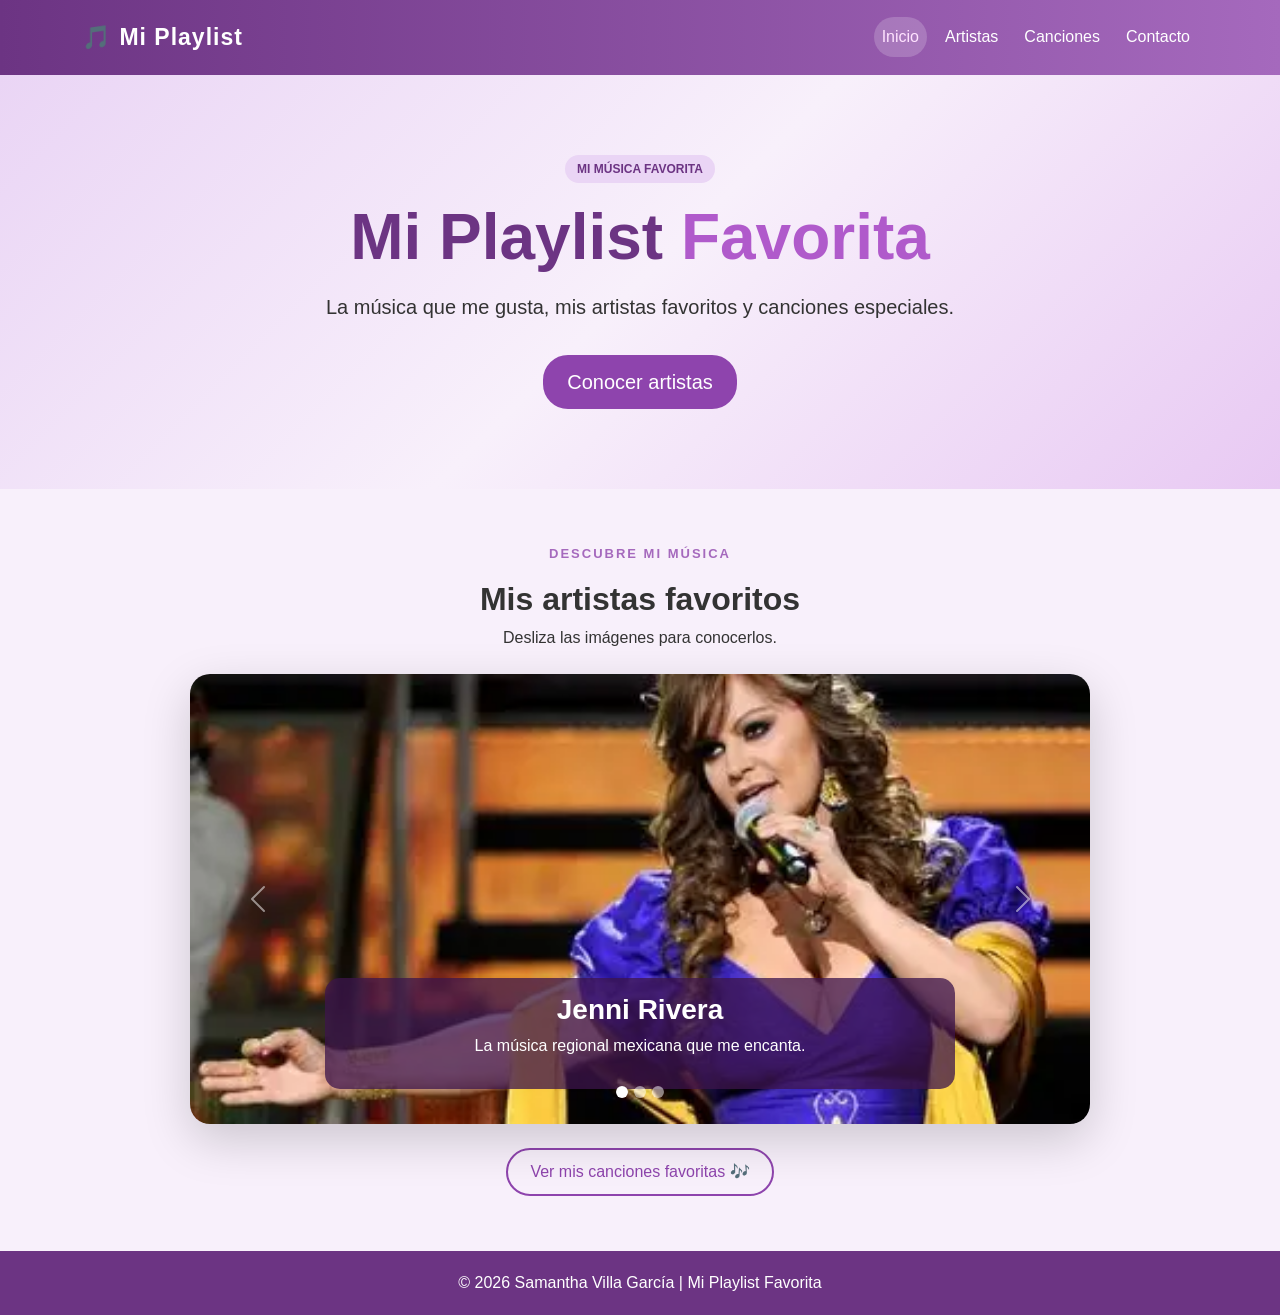
<file: index.html>
<!DOCTYPE html>
<html lang="es">
<head>
    <meta charset="UTF-8">
    <meta name="viewport" content="width=device-width, initial-scale=1.0">
    <title>Mi Playlist Favorita</title>

    <link href="https://cdn.jsdelivr.net/npm/bootstrap@5.3.8/dist/css/bootstrap.min.css"
          rel="stylesheet">
    <link rel="stylesheet" href="estilos.css">
</head>
<body>

<nav class="navbar navbar-expand-lg navbar-dark navbar-playlist">
    <div class="container">
        <a class="navbar-brand fw-bold" href="index.html">🎵 Mi Playlist</a>

        <button class="navbar-toggler" type="button"
                data-bs-toggle="collapse" data-bs-target="#menu">
            <span class="navbar-toggler-icon"></span>
        </button>

        <div class="collapse navbar-collapse" id="menu">
            <ul class="navbar-nav ms-auto">
                <li class="nav-item"><a class="nav-link active" href="index.html">Inicio</a></li>
                <li class="nav-item"><a class="nav-link" href="artistas.html">Artistas</a></li>
                <li class="nav-item"><a class="nav-link" href="canciones.html">Canciones</a></li>
                <li class="nav-item"><a class="nav-link" href="contacto.html">Contacto</a></li>
            </ul>
        </div>
    </div>
</nav>

<header class="hero text-center">
    <div class="container">
        <span class="badge rounded-pill etiqueta mb-3">MI MÚSICA FAVORITA</span>
        <h1 class="display-3 fw-bold">Mi Playlist <span>Favorita</span></h1>
        <p class="lead">La música que me gusta, mis artistas favoritos y canciones especiales.</p>
        <a href="artistas.html" class="btn btn-playlist btn-lg mt-3">
            Conocer artistas
        </a>
    </div>
</header>

<section class="container seccion">
    <div class="text-center mb-4">
        <p class="subtitulo">DESCUBRE MI MÚSICA</p>
        <h2 class="fw-bold">Mis artistas favoritos</h2>
        <p>Desliza las imágenes para conocerlos.</p>
    </div>

    <div id="carouselPlaylist" class="carousel slide carousel-fade shadow-lg"
         data-bs-ride="carousel">

        <div class="carousel-indicators">
            <button type="button" data-bs-target="#carouselPlaylist"
                    data-bs-slide-to="0" class="active"
                    aria-current="true" aria-label="Jenni Rivera"></button>
            <button type="button" data-bs-target="#carouselPlaylist"
                    data-bs-slide-to="1" aria-label="Carla Morrison"></button>
            <button type="button" data-bs-target="#carouselPlaylist"
                    data-bs-slide-to="2" aria-label="Junior H"></button>
        </div>

        <div class="carousel-inner rounded-4">

            <div class="carousel-item active">
                <img src="jenny.webp" class="d-block w-100 imagen-carrusel"
                     alt="Jenni Rivera">
                <div class="carousel-caption">
                    <h3 class="fw-bold">Jenni Rivera</h3>
                    <p>La música regional mexicana que me encanta.</p>
                </div>
            </div>

            <div class="carousel-item">
                <img src="carla.webp" class="d-block w-100 imagen-carrusel"
                     alt="Carla Morrison">
                <div class="carousel-caption">
                    <h3 class="fw-bold">Carla Morrison</h3>
                    <p>Canciones románticas llenas de sentimientos.</p>
                </div>
            </div>

            <div class="carousel-item">
                <img src="junior.jpg" class="d-block w-100 imagen-carrusel"
                     alt="Junior H">
                <div class="carousel-caption">
                    <h3 class="fw-bold">Junior H</h3>
                    <p>Sonidos que forman parte de mi playlist.</p>
                </div>
            </div>

        </div>

        <button class="carousel-control-prev" type="button"
                data-bs-target="#carouselPlaylist" data-bs-slide="prev">
            <span class="carousel-control-prev-icon" aria-hidden="true"></span>
            <span class="visually-hidden">Anterior</span>
        </button>

        <button class="carousel-control-next" type="button"
                data-bs-target="#carouselPlaylist" data-bs-slide="next">
            <span class="carousel-control-next-icon" aria-hidden="true"></span>
            <span class="visually-hidden">Siguiente</span>
        </button>
    </div>

    <div class="text-center mt-4">
        <a href="canciones.html" class="btn btn-outline-playlist">
            Ver mis canciones favoritas 🎶
        </a>
    </div>
</section>

<footer>
    <p class="mb-0">© 2026 Samantha Villa García | Mi Playlist Favorita</p>
</footer>

<script src="https://cdn.jsdelivr.net/npm/bootstrap@5.3.8/dist/js/bootstrap.bundle.min.js"></script>
</body>
</html>
</file>
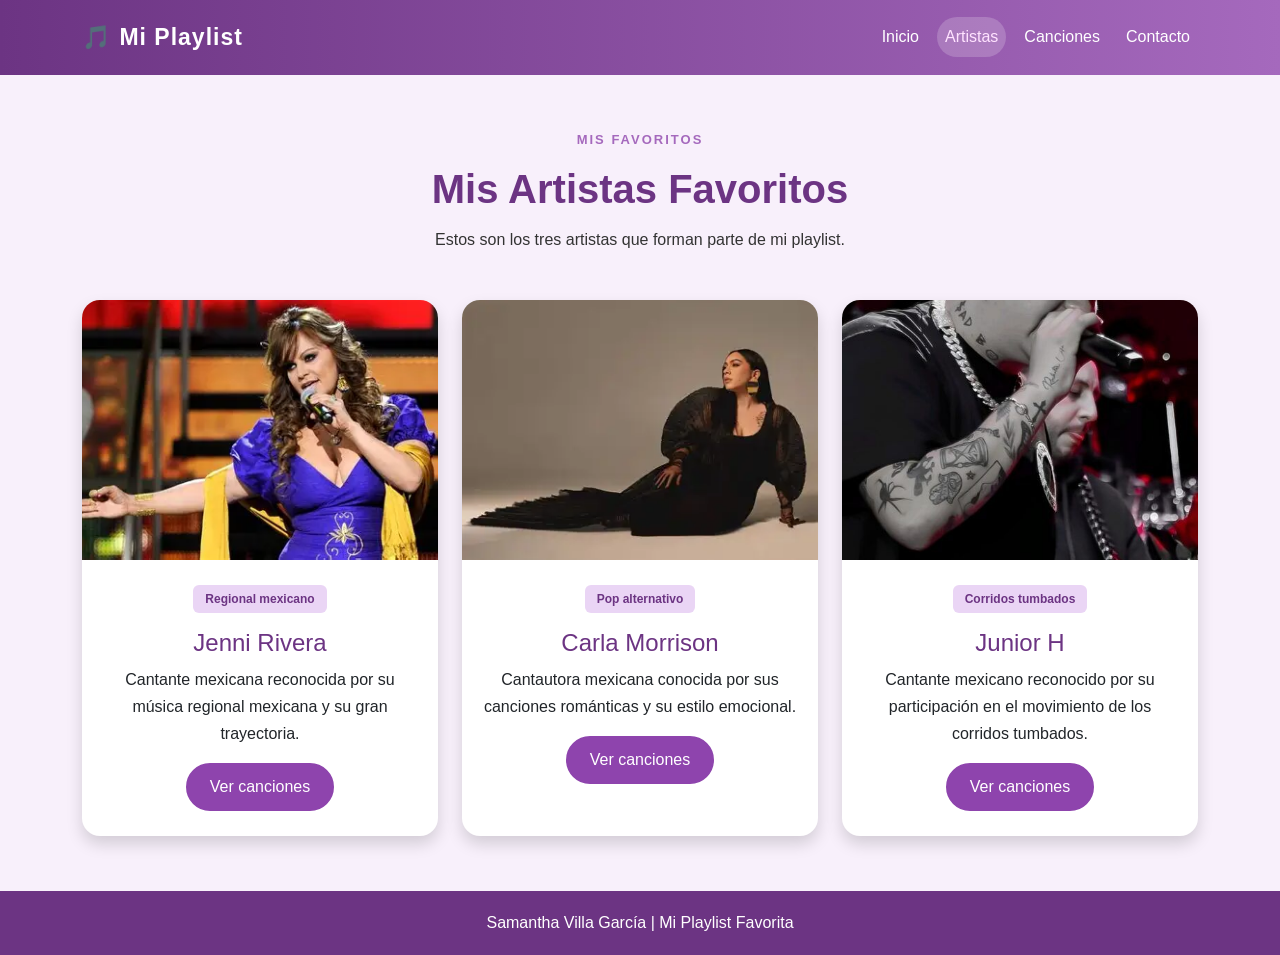
<file: artistas.html>
<!DOCTYPE html>
<html lang="es">
<head>
    <meta charset="UTF-8">
    <meta name="viewport" content="width=device-width, initial-scale=1.0">
    <title>Mis Artistas Favoritos</title>
    <link href="https://cdn.jsdelivr.net/npm/bootstrap@5.3.8/dist/css/bootstrap.min.css"
          rel="stylesheet">
    <link rel="stylesheet" href="estilos.css">
</head>
<body>
<nav class="navbar navbar-expand-lg navbar-dark navbar-playlist">
    <div class="container">
        <a class="navbar-brand fw-bold" href="index.html">🎵 Mi Playlist</a>
        <button class="navbar-toggler" type="button"
                data-bs-toggle="collapse" data-bs-target="#menu">
            <span class="navbar-toggler-icon"></span>
        </button>
        <div class="collapse navbar-collapse" id="menu">
            <ul class="navbar-nav ms-auto">
                <li class="nav-item"><a class="nav-link" href="index.html">Inicio</a></li>
                <li class="nav-item"><a class="nav-link active" href="artistas.html">Artistas</a></li>
                <li class="nav-item"><a class="nav-link" href="canciones.html">Canciones</a></li>
                <li class="nav-item"><a class="nav-link" href="contacto.html">Contacto</a></li>
            </ul>
        </div>
    </div>
</nav>
<main class="container seccion">
    <div class="text-center mb-5">
        <p class="subtitulo">MIS FAVORITOS</p>
        <h1 class="titulo-pagina fw-bold">Mis Artistas Favoritos</h1>
        <p>Estos son los tres artistas que forman parte de mi playlist.</p>
    </div>
    <div class="row g-4">
        <div class="col-12 col-md-6 col-lg-4">
            <div class="card tarjeta-artista h-100 shadow">
                <img src="jenny.webp" class="card-img-top"
                     alt="Jenni Rivera">
                <div class="card-body text-center">
                    <span class="badge etiqueta mb-2">Regional mexicano</span>
                    <h2 class="card-title h4">Jenni Rivera</h2>
                    <p class="card-text">
                        Cantante mexicana reconocida por su música
                        regional mexicana y su gran trayectoria.
                    </p>
                    <a href="canciones.html" class="btn btn-playlist">
                        Ver canciones
                    </a>
                </div>
            </div>
        </div>
        <div class="col-12 col-md-6 col-lg-4">
            <div class="card tarjeta-artista h-100 shadow">
                <img src="carla.webp" class="card-img-top"
                     alt="Carla Morrison">
                <div class="card-body text-center">
                    <span class="badge etiqueta mb-2">Pop alternativo</span>
                    <h2 class="card-title h4">Carla Morrison</h2>
                    <p class="card-text">
                        Cantautora mexicana conocida por sus canciones
                        románticas y su estilo emocional.
                    </p>
                    <a href="canciones.html" class="btn btn-playlist">
                        Ver canciones
                    </a>
                </div>
            </div>
        </div>
        <div class="col-12 col-md-6 col-lg-4">
            <div class="card tarjeta-artista h-100 shadow">
                <img src="junior.jpg" class="card-img-top"
                     alt="Junior H">
                <div class="card-body text-center">
                    <span class="badge etiqueta mb-2">Corridos tumbados</span>
                    <h2 class="card-title h4">Junior H</h2>
                    <p class="card-text">
                        Cantante mexicano reconocido por su participación
                        en el movimiento de los corridos tumbados.
                    </p>
                    <a href="canciones.html" class="btn btn-playlist">
                        Ver canciones
                    </a>
                </div>
            </div>
        </div>
    </div>
</main>
<footer>
    <p class="mb-0">Samantha Villa García | Mi Playlist Favorita</p>
</footer>
<script src="https://cdn.jsdelivr.net/npm/bootstrap@5.3.8/dist/js/bootstrap.bundle.min.js"></script>
</body>
</html>
</file>
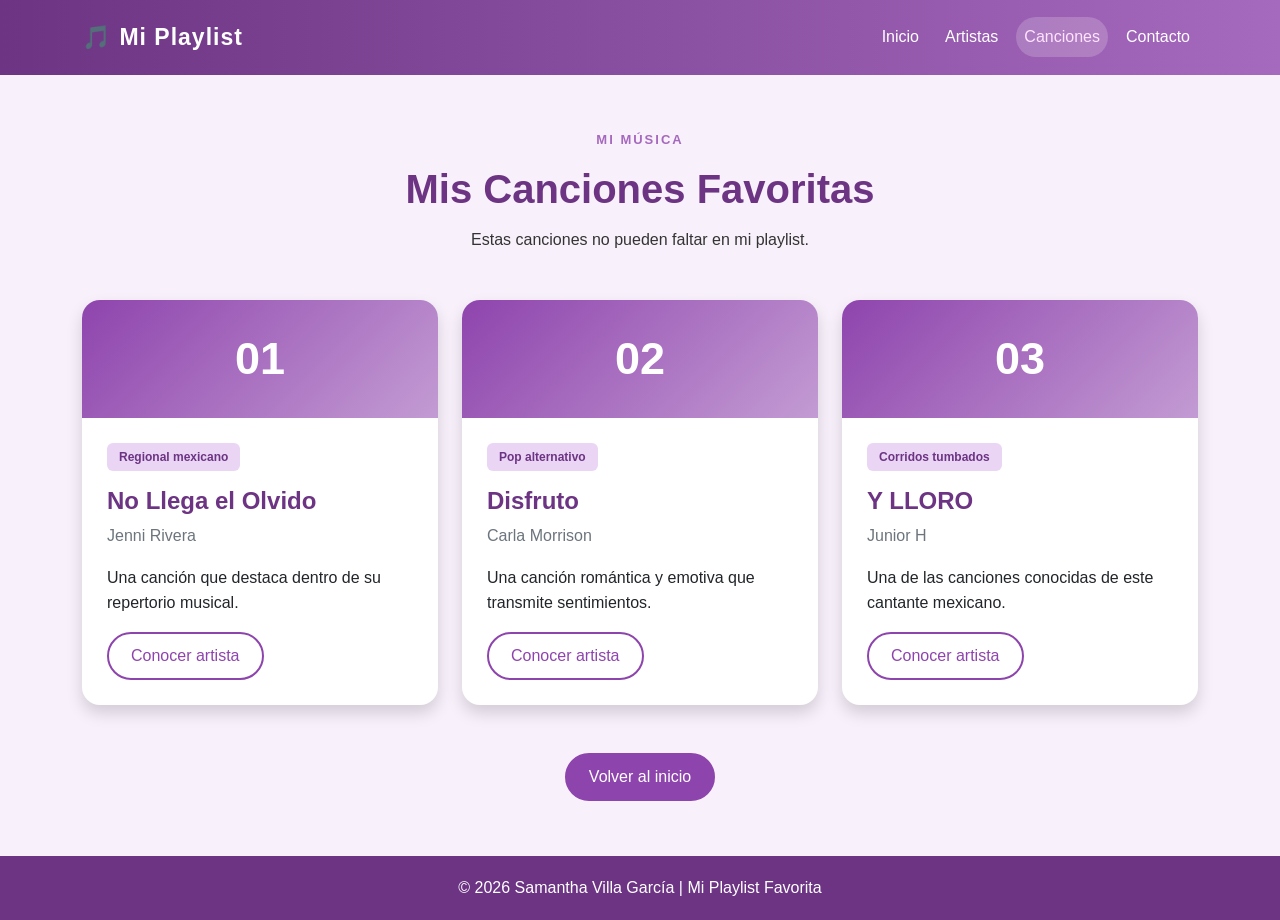
<file: canciones.html>
<!DOCTYPE html>
<html lang="es">
<head>
    <meta charset="UTF-8">
    <meta name="viewport" content="width=device-width, initial-scale=1.0">
    <title>Mis Canciones Favoritas</title>
    <link href="https://cdn.jsdelivr.net/npm/bootstrap@5.3.8/dist/css/bootstrap.min.css"
          rel="stylesheet">
    <link rel="stylesheet" href="estilos.css">
</head>
<body>
<nav class="navbar navbar-expand-lg navbar-dark navbar-playlist">
    <div class="container">
        <a class="navbar-brand fw-bold" href="index.html">🎵 Mi Playlist</a>
        <button class="navbar-toggler" type="button"
                data-bs-toggle="collapse" data-bs-target="#menu">
            <span class="navbar-toggler-icon"></span>
        </button>
        <div class="collapse navbar-collapse" id="menu">
            <ul class="navbar-nav ms-auto">
                <li class="nav-item"><a class="nav-link" href="index.html">Inicio</a></li>
                <li class="nav-item"><a class="nav-link" href="artistas.html">Artistas</a></li>
                <li class="nav-item"><a class="nav-link active" href="canciones.html">Canciones</a></li>
                <li class="nav-item"><a class="nav-link" href="contacto.html">Contacto</a></li>
            </ul>
        </div>
    </div>
</nav>
<main class="container seccion">
    <div class="text-center mb-5">
        <p class="subtitulo">MI MÚSICA</p>
        <h1 class="titulo-pagina fw-bold">Mis Canciones Favoritas</h1>
        <p>Estas canciones no pueden faltar en mi playlist.</p>
    </div>
    <div class="row g-4">
        <div class="col-12 col-md-6 col-lg-4">
            <div class="card tarjeta-cancion h-100 shadow">
                <div class="numero-cancion">01</div>
                <div class="card-body">
                    <span class="badge etiqueta mb-3">Regional mexicano</span>
                    <h2 class="h4 fw-bold">No Llega el Olvido</h2>
                    <p class="text-secondary">Jenni Rivera</p>
                    <p>Una canción que destaca dentro de su repertorio musical.</p>
                    <a href="artistas.html" class="btn btn-outline-playlist">
                        Conocer artista
                    </a>
                </div>
            </div>
        </div>
        <div class="col-12 col-md-6 col-lg-4">
            <div class="card tarjeta-cancion h-100 shadow">
                <div class="numero-cancion">02</div>
                <div class="card-body">
                    <span class="badge etiqueta mb-3">Pop alternativo</span>
                    <h2 class="h4 fw-bold">Disfruto</h2>
                    <p class="text-secondary">Carla Morrison</p>
                    <p>Una canción romántica y emotiva que transmite sentimientos.</p>
                    <a href="artistas.html" class="btn btn-outline-playlist">
                        Conocer artista
                    </a>
                </div>
            </div>
        </div>
        <div class="col-12 col-md-6 col-lg-4">
            <div class="card tarjeta-cancion h-100 shadow">
                <div class="numero-cancion">03</div>
                <div class="card-body">
                    <span class="badge etiqueta mb-3">Corridos tumbados</span>
                    <h2 class="h4 fw-bold">Y LLORO</h2>
                    <p class="text-secondary">Junior H</p>
                    <p>Una de las canciones conocidas de este cantante mexicano.</p>
                    <a href="artistas.html" class="btn btn-outline-playlist">
                        Conocer artista
                    </a>
                </div>
            </div>
        </div>
    </div>
    <div class="text-center mt-5">
        <a href="index.html" class="btn btn-playlist">Volver al inicio</a>
    </div>
</main>
<footer>
    <p class="mb-0">© 2026 Samantha Villa García | Mi Playlist Favorita</p>
</footer>
<script src="https://cdn.jsdelivr.net/npm/bootstrap@5.3.8/dist/js/bootstrap.bundle.min.js"></script>
</body>
</html>
</file>
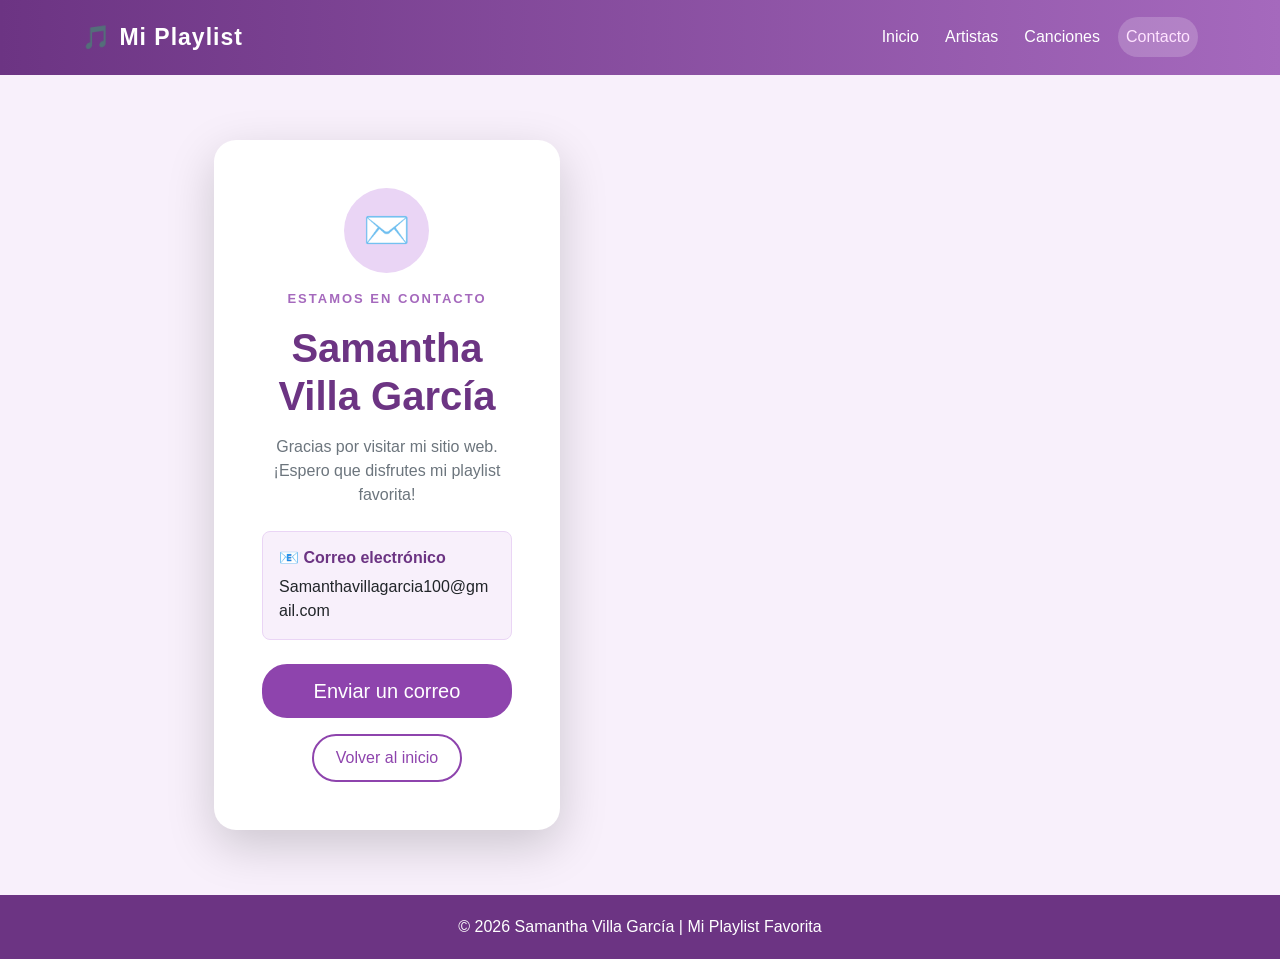
<file: contacto.html>
<!DOCTYPE html>
<html lang="es">
<head>
    <meta charset="UTF-8">
    <meta name="viewport" content="width=device-width, initial-scale=1.0">
    <title>Contacto | Mi Playlist</title>
    <link href="https://cdn.jsdelivr.net/npm/bootstrap@5.3.8/dist/css/bootstrap.min.css"
          rel="stylesheet">
    <link rel="stylesheet" href="estilos.css">
</head>
<body>
<nav class="navbar navbar-expand-lg navbar-dark navbar-playlist">
    <div class="container">
        <a class="navbar-brand fw-bold" href="index.html">🎵 Mi Playlist</a>
        <button class="navbar-toggler" type="button"
                data-bs-toggle="collapse" data-bs-target="#menu">
            <span class="navbar-toggler-icon"></span>
        </button>
        <div class="collapse navbar-collapse" id="menu">
            <ul class="navbar-nav ms-auto">
                <li class="nav-item"><a class="nav-link" href="index.html">Inicio</a></li>
                <li class="nav-item"><a class="nav-link" href="artistas.html">Artistas</a></li>
                <li class="nav-item"><a class="nav-link" href="canciones.html">Canciones</a></li>
                <li class="nav-item"><a class="nav-link active" href="contacto.html">Contacto</a></li>
            </ul>
        </div>
    </div>
</nav>
<main class="container contacto-seccion">
    <div class="row justify-content-center">
        <div class="col-12 col-md-9 col-lg-7">
            <div class="card tarjeta-contacto shadow-lg border-0">
                <div class="card-body p-4 p-md-5 text-center">
                    <div class="icono-contacto mb-3">✉️</div>
                    <p class="subtitulo">ESTAMOS EN CONTACTO</p>
                    <h1 class="fw-bold titulo-pagina">Samantha Villa García</h1>
                    <p class="text-secondary mb-4">
                        Gracias por visitar mi sitio web.
                        ¡Espero que disfrutes mi playlist favorita!
                    </p>
                    <div class="dato-contacto text-start p-3 rounded-3 mb-4">
                        <h2 class="h6 fw-bold">📧 Correo electrónico</h2>
                        <p class="mb-0 texto-correo">
                            Samanthavillagarcia100@gmail.com
                        </p>
                    </div>
                    <a href="mailto:Samanthavillagarcia100@gmail.com"
                       class="btn btn-playlist btn-lg w-100">
                        Enviar un correo
                    </a>
                    <a href="index.html" class="btn btn-outline-playlist mt-3">
                        Volver al inicio
                    </a>
                </div>
            </div>
        </div>
    </div>
</main>
<footer>
    <p class="mb-0">© 2026 Samantha Villa García | Mi Playlist Favorita</p>
</footer>
<script src="https://cdn.jsdelivr.net/npm/bootstrap@5.3.8/dist/js/bootstrap.bundle.min.js"></script>
</body>
</html>
</file>
<file: estilos.css>
/* ESTILOS GENERALES */
* {
    box-sizing: border-box;
}
body {
    font-family: Arial, sans-serif;
    margin: 0;
    background: #f8f0fb;
    color: #333;
    min-height: 100vh;
    display: flex;
    flex-direction: column;
}
main,
header {
    flex-shrink: 0;
}
/* BARRA DE NAVEGACIÓN */
.navbar-playlist {
    background: linear-gradient(90deg, #6c3483, #a569bd);
    padding: 15px 0;
}
.navbar-playlist .navbar-brand {
    font-size: 23px;
    letter-spacing: 1px;
}
.navbar-playlist .nav-link {
    color: white;
    margin-left: 10px;
    border-radius: 20px;
    padding: 8px 14px;
    transition: 0.3s;
}
.navbar-playlist .nav-link:hover,
.navbar-playlist .nav-link.active {
    background: #ffffff30;
    color: #ffe3ff;
}
/* INICIO */
.hero {
    padding: 80px 20px;
    background: linear-gradient(135deg, #ead5f5, #f8f0fb, #e8c9f3);
}
.hero h1 {
    color: #6c3483;
}
.hero h1 span {
    color: #b05acb;
}
.hero p {
    max-width: 650px;
    margin: 15px auto;
    line-height: 1.7;
}
.etiqueta {
    background: #ead5f5;
    color: #6c3483;
    padding: 8px 12px;
}
.btn-playlist {
    background: #8e44ad;
    color: white;
    border: 2px solid #8e44ad;
    border-radius: 25px;
    padding: 10px 22px;
    transition: 0.3s;
}
.btn-playlist:hover {
    background: #6c3483;
    border-color: #6c3483;
    color: white;
    transform: translateY(-2px);
}
.btn-outline-playlist {
    color: #8e44ad;
    border: 2px solid #8e44ad;
    border-radius: 25px;
    padding: 10px 22px;
    transition: 0.3s;
}
.btn-outline-playlist:hover {
    background: #8e44ad;
    color: white;
}
/* SECCIONES Y TÍTULOS */
.seccion {
    padding-top: 55px;
    padding-bottom: 55px;
}
.subtitulo {
    color: #a569bd;
    font-weight: bold;
    letter-spacing: 2px;
    font-size: 13px;
}
.titulo-pagina {
    color: #6c3483;
    margin-bottom: 15px;
}
/* CARRUSEL DE BOOTSTRAP */
#carouselPlaylist {
    max-width: 900px;
    margin: auto;
    overflow: hidden;
    border-radius: 20px;
}
.imagen-carrusel {
    height: 450px;
    object-fit: cover;
    background: #6c3483;
}
#carouselPlaylist .carousel-caption {
    background: rgba(60, 20, 75, 0.75);
    border-radius: 15px;
    padding: 15px;
    bottom: 35px;
}
#carouselPlaylist .carousel-caption h3 {
    font-size: 28px;
}
#carouselPlaylist .carousel-indicators button {
    width: 12px;
    height: 12px;
    border-radius: 50%;
}
/* TARJETAS DE ARTISTAS */
.tarjeta-artista {
    border: none;
    border-radius: 18px;
    overflow: hidden;
    transition: transform 0.3s, box-shadow 0.3s;
}
.tarjeta-artista:hover {
    transform: translateY(-8px);
    box-shadow: 0 12px 25px #8e44ad35 !important;
}
.tarjeta-artista .card-img-top {
    width: 100%;
    height: 260px;
    object-fit: cover;
}
.tarjeta-artista .card-body {
    padding: 25px 20px;
}
.tarjeta-artista .card-title {
    color: #6c3483;
    margin-top: 8px;
}
.tarjeta-artista .card-text {
    line-height: 1.7;
}
/* TARJETAS DE CANCIONES */
.tarjeta-cancion {
    border: none;
    border-radius: 18px;
    overflow: hidden;
    transition: transform 0.3s;
}
.tarjeta-cancion:hover {
    transform: translateY(-6px);
}
.tarjeta-cancion .card-body {
    padding: 25px;
}
.tarjeta-cancion h2 {
    color: #6c3483;
}
.numero-cancion {
    background: linear-gradient(135deg, #8e44ad, #c39bd3);
    color: white;
    font-size: 45px;
    font-weight: bold;
    padding: 25px;
    text-align: center;
}
.tarjeta-cancion .card-body > p {
    line-height: 1.6;
}
/* CONTACTO */
.contacto-seccion {
    flex: 1;
    padding-top: 65px;
    padding-bottom: 65px;
    display: flex;
    align-items: center;
}
.tarjeta-contacto {
    border-radius: 22px;
    overflow: hidden;
}
.icono-contacto {
    width: 85px;
    height: 85px;
    margin: auto;
    display: flex;
    align-items: center;
    justify-content: center;
    background: #ead5f5;
    border-radius: 50%;
    font-size: 38px;
}
.dato-contacto {
    background: #f8f0fb;
    border: 1px solid #ead5f5;
}
.dato-contacto h2 {
    color: #6c3483;
}
.texto-correo {
    overflow-wrap: anywhere;
}
/* PIE DE PÁGINA */
footer {
    background: #6c3483;
    color: white;
    text-align: center;
    padding: 20px 12px;
    margin-top: auto;
}
/* DISEÑO PARA CELULARES */
@media (max-width: 600px) {
    .hero {
        padding: 55px 15px;
    }
    .hero h1 {
        font-size: 38px;
    }
    .hero p {
        font-size: 16px;
    }
    .seccion {
        padding-top: 35px;
        padding-bottom: 35px;
    }
    .imagen-carrusel {
        height: 300px;
    }
    #carouselPlaylist .carousel-caption {
        padding: 8px;
        bottom: 20px;
    }
    #carouselPlaylist .carousel-caption h3 {
        font-size: 20px;
    }
    #carouselPlaylist .carousel-caption p {
        font-size: 13px;
        margin-bottom: 5px;
    }
    .tarjeta-artista .card-img-top {
        height: 230px;
    }
    .contacto-seccion {
        padding-top: 35px;
        padding-bottom: 35px;
    }
    .texto-correo {
        font-size: 14px;
    }
}
</file>
